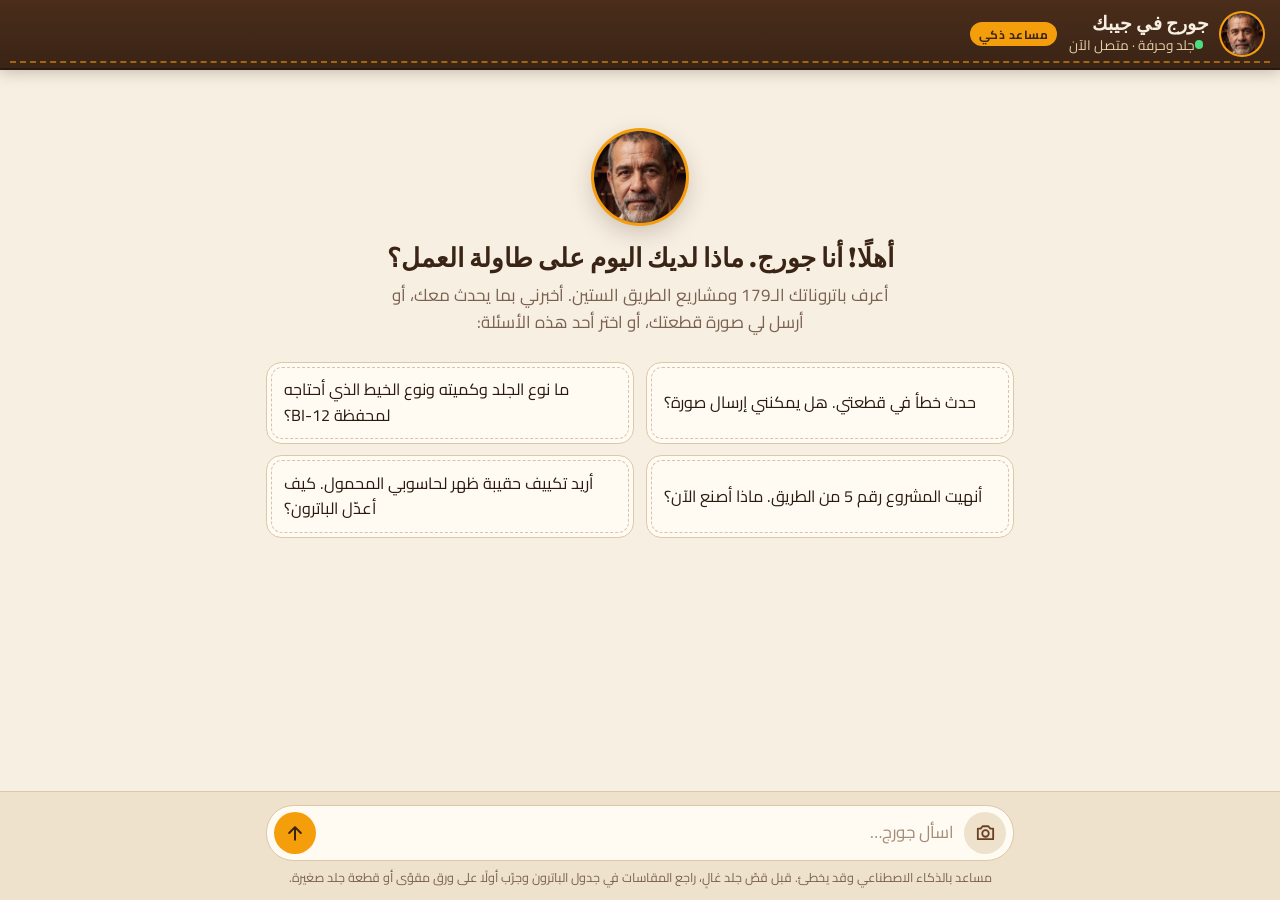
<file: ar/index.html>
<!doctype html>
<html lang="ar" dir="rtl">
<head>
<meta charset="utf-8">
<meta name="viewport" content="width=device-width, initial-scale=1, viewport-fit=cover">
<title>جورج في جيبك</title>
<meta name="description" content="مساعدك بالذكاء الاصطناعي من جلد وحرفة: يعرف باتروناتك الـ179 ويساعدك في الورشة.">
<meta name="robots" content="noindex">
<meta name="theme-color" content="#3a2416">
<meta name="apple-mobile-web-app-title" content="Jorge">
<meta name="apple-mobile-web-app-capable" content="yes">
<link rel="apple-touch-icon" href="jorge-icono.jpg">
<link rel="icon" href="jorge.png">
<link rel="preconnect" href="https://fonts.googleapis.com">
<link rel="preconnect" href="https://fonts.gstatic.com" crossorigin>
<link href="https://fonts.googleapis.com/css2?family=Fraunces:opsz,wght@9..144,600;9..144,700&family=Source+Sans+3:wght@400;600;700&display=swap" rel="stylesheet">
<link rel="stylesheet" href="estilos.css?v=1">
<link href="https://fonts.googleapis.com/css2?family=Cairo:wght@400;600;700&display=swap" rel="stylesheet">
<style>body,textarea,button{font-family:'Cairo','Source Sans 3',sans-serif}.contador{direction:rtl}</style>
</head>
<body>

<header class="cabecera">
  <div class="marca">
    <div class="avatar">
      <img src="jorge.png" alt="" onerror="this.remove()">
      <span class="iniciales">JG</span>
    </div>
    <div class="marca-texto">
      <h1>جورج في جيبك</h1>
      <p>جلد وحرفة · متصل الآن</p>
    </div>
    <span class="etiqueta">مساعد ذكي</span>
  </div>
  <div class="acciones">
    <div class="contador" id="contador" aria-live="polite"></div>
    <button type="button" class="nuevo" id="nuevo" hidden>محادثة جديدة</button>
  </div>
</header>

<main class="hilo" id="hilo" role="log" aria-live="polite" aria-label="المحادثة">

  <section class="bienvenida" id="bienvenida">
    <div class="avatar avatar-grande" aria-hidden="true">
      <img src="jorge.png" alt="" onerror="this.remove()">
      <span class="iniciales">JG</span>
    </div>
    <h2>أهلًا! أنا جورج. ماذا لديك اليوم على طاولة العمل؟</h2>
    <p class="bajada">
      أعرف باتروناتك الـ179 ومشاريع الطريق الستين. أخبرني بما يحدث معك،
      أو أرسل لي صورة قطعتك، أو اختر أحد هذه الأسئلة:
    </p>
    <div class="sugerencias">
      <button class="sugerencia" type="button">حدث خطأ في قطعتي. هل يمكنني إرسال صورة؟</button>
      <button class="sugerencia" type="button">ما نوع الجلد وكميته ونوع الخيط الذي أحتاجه لمحفظة BI-12؟</button>
      <button class="sugerencia" type="button">أنهيت المشروع رقم 5 من الطريق. ماذا أصنع الآن؟</button>
      <button class="sugerencia" type="button">أريد تكييف حقيبة ظهر لحاسوبي المحمول. كيف أعدّل الباترون؟</button>
    </div>
  </section>

</main>

<div class="pie">
  <div class="adjunto" id="adjunto" hidden>
    <img id="adjunto-img" alt="صورة للإرسال">
    <button type="button" id="quitar-foto" aria-label="إزالة الصورة">×</button>
  </div>
  <form class="compositor" id="compositor">
    <button type="button" id="foto" class="boton-foto" aria-label="التقاط صورة أو إرفاقها">
      <svg viewBox="0 0 24 24" width="23" height="23" aria-hidden="true">
        <path d="M4 8h3l2-2.5h6L17 8h3v11H4z" fill="none" stroke="currentColor"
              stroke-width="1.9" stroke-linejoin="round"/>
        <circle cx="12" cy="13" r="3.4" fill="none" stroke="currentColor" stroke-width="1.9"/>
      </svg>
    </button>
    <input type="file" id="archivo" accept="image/*" hidden>
    <textarea id="entrada" rows="1" placeholder="اسأل جورج…"
              enterkeyhint="send" autocomplete="off"
              aria-label="اسأل جورج"></textarea>
    <button type="submit" id="enviar" aria-label="إرسال">
      <svg viewBox="0 0 24 24" width="20" height="20" aria-hidden="true">
        <path d="M12 20V5M5 12l7-7 7 7" fill="none" stroke="currentColor"
              stroke-width="2.4" stroke-linecap="round" stroke-linejoin="round"/>
      </svg>
    </button>
  </form>
  <p class="aviso">
    مساعد بالذكاء الاصطناعي وقد يخطئ. قبل قصّ جلد غالٍ،
    راجع المقاسات في جدول الباترون وجرّب أولًا على ورق مقوّى أو قطعة جلد صغيرة.
  </p>
</div>

<script src="app.js?v=1"></script>
</body>
</html>
</file>
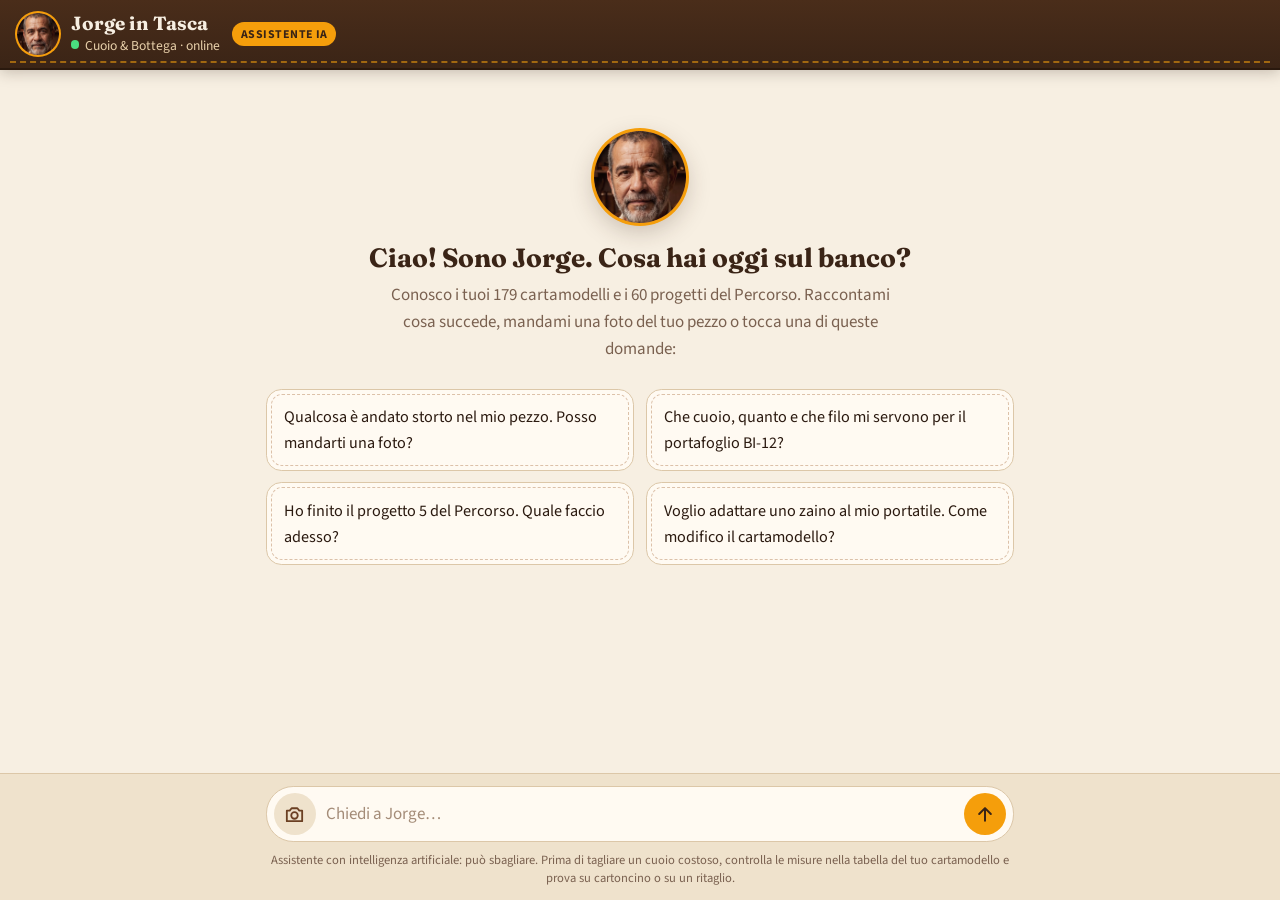
<file: it/index.html>
<!doctype html>
<html lang="it">
<head>
<meta charset="utf-8">
<meta name="viewport" content="width=device-width, initial-scale=1, viewport-fit=cover">
<title>Jorge in Tasca</title>
<meta name="description" content="Il tuo assistente con intelligenza artificiale di Cuoio & Bottega: conosce i tuoi 179 cartamodelli e ti aiuta in bottega.">
<meta name="robots" content="noindex">
<meta name="theme-color" content="#3a2416">
<meta name="apple-mobile-web-app-title" content="Jorge">
<meta name="apple-mobile-web-app-capable" content="yes">
<link rel="apple-touch-icon" href="jorge-icono.jpg">
<link rel="icon" href="jorge.png">
<link rel="preconnect" href="https://fonts.googleapis.com">
<link rel="preconnect" href="https://fonts.gstatic.com" crossorigin>
<link href="https://fonts.googleapis.com/css2?family=Fraunces:opsz,wght@9..144,600;9..144,700&family=Source+Sans+3:wght@400;600;700&display=swap" rel="stylesheet">
<link rel="stylesheet" href="estilos.css?v=1">
</head>
<body>

<header class="cabecera">
  <div class="marca">
    <div class="avatar">
      <img src="jorge.png" alt="" onerror="this.remove()">
      <span class="iniciales">JG</span>
    </div>
    <div class="marca-texto">
      <h1>Jorge in Tasca</h1>
      <p>Cuoio &amp; Bottega · online</p>
    </div>
    <span class="etiqueta">Assistente IA</span>
  </div>
  <div class="acciones">
    <div class="contador" id="contador" aria-live="polite"></div>
    <button type="button" class="nuevo" id="nuevo" hidden>Nuova conversazione</button>
  </div>
</header>

<main class="hilo" id="hilo" role="log" aria-live="polite" aria-label="Conversazione">

  <section class="bienvenida" id="bienvenida">
    <div class="avatar avatar-grande" aria-hidden="true">
      <img src="jorge.png" alt="" onerror="this.remove()">
      <span class="iniciales">JG</span>
    </div>
    <h2>Ciao! Sono Jorge. Cosa hai oggi sul banco?</h2>
    <p class="bajada">
      Conosco i tuoi 179 cartamodelli e i 60 progetti del Percorso. Raccontami cosa succede,
      mandami una foto del tuo pezzo o tocca una di queste domande:
    </p>
    <div class="sugerencias">
      <button class="sugerencia" type="button">Qualcosa è andato storto nel mio pezzo. Posso mandarti una foto?</button>
      <button class="sugerencia" type="button">Che cuoio, quanto e che filo mi servono per il portafoglio BI-12?</button>
      <button class="sugerencia" type="button">Ho finito il progetto 5 del Percorso. Quale faccio adesso?</button>
      <button class="sugerencia" type="button">Voglio adattare uno zaino al mio portatile. Come modifico il cartamodello?</button>
    </div>
  </section>

</main>

<div class="pie">
  <div class="adjunto" id="adjunto" hidden>
    <img id="adjunto-img" alt="Foto da inviare">
    <button type="button" id="quitar-foto" aria-label="Rimuovi foto">×</button>
  </div>
  <form class="compositor" id="compositor">
    <button type="button" id="foto" class="boton-foto" aria-label="Scatta o allega una foto">
      <svg viewBox="0 0 24 24" width="23" height="23" aria-hidden="true">
        <path d="M4 8h3l2-2.5h6L17 8h3v11H4z" fill="none" stroke="currentColor"
              stroke-width="1.9" stroke-linejoin="round"/>
        <circle cx="12" cy="13" r="3.4" fill="none" stroke="currentColor" stroke-width="1.9"/>
      </svg>
    </button>
    <input type="file" id="archivo" accept="image/*" hidden>
    <textarea id="entrada" rows="1" placeholder="Chiedi a Jorge…"
              enterkeyhint="send" autocomplete="off"
              aria-label="Chiedi a Jorge"></textarea>
    <button type="submit" id="enviar" aria-label="Invia">
      <svg viewBox="0 0 24 24" width="20" height="20" aria-hidden="true">
        <path d="M12 20V5M5 12l7-7 7 7" fill="none" stroke="currentColor"
              stroke-width="2.4" stroke-linecap="round" stroke-linejoin="round"/>
      </svg>
    </button>
  </form>
  <p class="aviso">
    Assistente con intelligenza artificiale: può sbagliare. Prima di tagliare un cuoio costoso,
    controlla le misure nella tabella del tuo cartamodello e prova su cartoncino o su un ritaglio.
  </p>
</div>

<script src="app.js?v=1"></script>
</body>
</html>
</file>
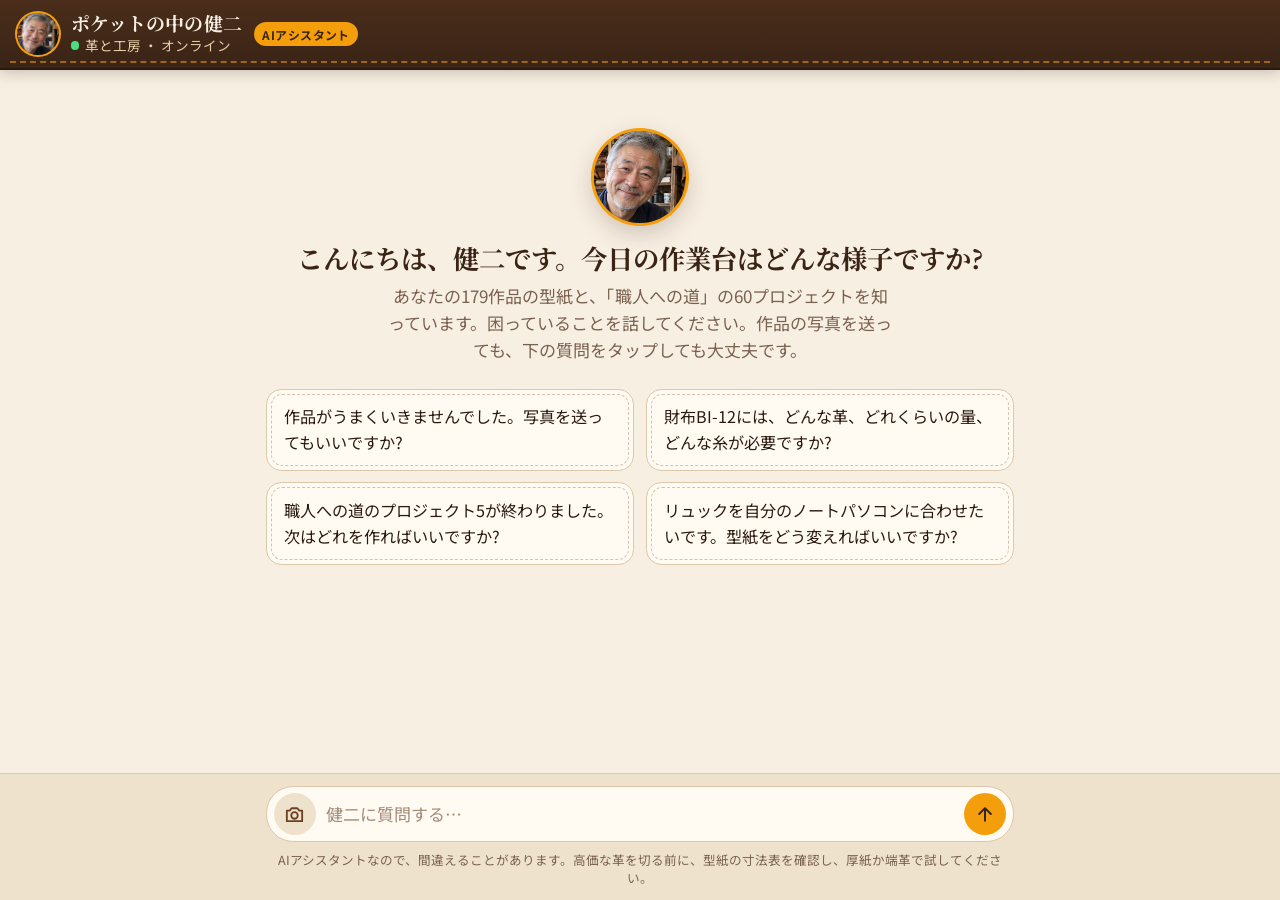
<file: ja/index.html>
<!doctype html>
<html lang="ja">
<head>
<meta charset="utf-8">
<meta name="viewport" content="width=device-width, initial-scale=1, viewport-fit=cover">
<title>ポケットの中の健二</title>
<meta name="description" content="革と工房のAIアシスタント。あなたの179作品の型紙を知っていて、作業台でのお悩みを一緒に解決します。">
<meta name="robots" content="noindex">
<meta name="theme-color" content="#3a2416">
<meta name="apple-mobile-web-app-title" content="健二">
<meta name="apple-mobile-web-app-capable" content="yes">
<link rel="apple-touch-icon" href="kenji-icono.jpg">
<link rel="icon" href="kenji.png">
<link rel="preconnect" href="https://fonts.googleapis.com">
<link rel="preconnect" href="https://fonts.gstatic.com" crossorigin>
<link href="https://fonts.googleapis.com/css2?family=Noto+Sans+JP:wght@400;500;700&family=Noto+Serif+JP:wght@600;700&display=swap" rel="stylesheet">
<link rel="stylesheet" href="estilos.css?v=2">
</head>
<body>

<header class="cabecera">
  <div class="marca">
    <div class="avatar">
      <img src="kenji.png" alt="" onerror="this.remove()">
      <span class="iniciales">健</span>
    </div>
    <div class="marca-texto">
      <h1>ポケットの中の健二</h1>
      <p>革と工房 ・ オンライン</p>
    </div>
    <span class="etiqueta">AIアシスタント</span>
  </div>
  <div class="acciones">
    <div class="contador" id="contador" aria-live="polite"></div>
    <button type="button" class="nuevo" id="nuevo" hidden>新しい会話</button>
  </div>
</header>

<main class="hilo" id="hilo" role="log" aria-live="polite" aria-label="会話">

  <section class="bienvenida" id="bienvenida">
    <div class="avatar avatar-grande" aria-hidden="true">
      <img src="kenji.png" alt="" onerror="this.remove()">
      <span class="iniciales">健</span>
    </div>
    <h2>こんにちは、健二です。今日の作業台はどんな様子ですか?</h2>
    <p class="bajada">
      あなたの179作品の型紙と、「職人への道」の60プロジェクトを知っています。困っていることを話してください。作品の写真を送っても、下の質問をタップしても大丈夫です。
    </p>
    <div class="sugerencias">
      <button class="sugerencia" type="button">作品がうまくいきませんでした。写真を送ってもいいですか?</button>
      <button class="sugerencia" type="button">財布BI-12には、どんな革、どれくらいの量、どんな糸が必要ですか?</button>
      <button class="sugerencia" type="button">職人への道のプロジェクト5が終わりました。次はどれを作ればいいですか?</button>
      <button class="sugerencia" type="button">リュックを自分のノートパソコンに合わせたいです。型紙をどう変えればいいですか?</button>
    </div>
  </section>

</main>

<div class="pie">
  <div class="adjunto" id="adjunto" hidden>
    <img id="adjunto-img" alt="送る写真">
    <button type="button" id="quitar-foto" aria-label="写真を外す">×</button>
  </div>
  <form class="compositor" id="compositor">
    <button type="button" id="foto" class="boton-foto" aria-label="写真を撮る・添付する">
      <svg viewBox="0 0 24 24" width="23" height="23" aria-hidden="true">
        <path d="M4 8h3l2-2.5h6L17 8h3v11H4z" fill="none" stroke="currentColor"
              stroke-width="1.9" stroke-linejoin="round"/>
        <circle cx="12" cy="13" r="3.4" fill="none" stroke="currentColor" stroke-width="1.9"/>
      </svg>
    </button>
    <input type="file" id="archivo" accept="image/*" hidden>
    <textarea id="entrada" rows="1" placeholder="健二に質問する…"
              enterkeyhint="send" autocomplete="off"
              aria-label="健二に質問する"></textarea>
    <button type="submit" id="enviar" aria-label="送信">
      <svg viewBox="0 0 24 24" width="20" height="20" aria-hidden="true">
        <path d="M12 20V5M5 12l7-7 7 7" fill="none" stroke="currentColor"
              stroke-width="2.4" stroke-linecap="round" stroke-linejoin="round"/>
      </svg>
    </button>
  </form>
  <p class="aviso">
    AIアシスタントなので、間違えることがあります。高価な革を切る前に、型紙の寸法表を確認し、厚紙か端革で試してください。
  </p>
</div>

<script src="app.js?v=2"></script>
</body>
</html>
</file>
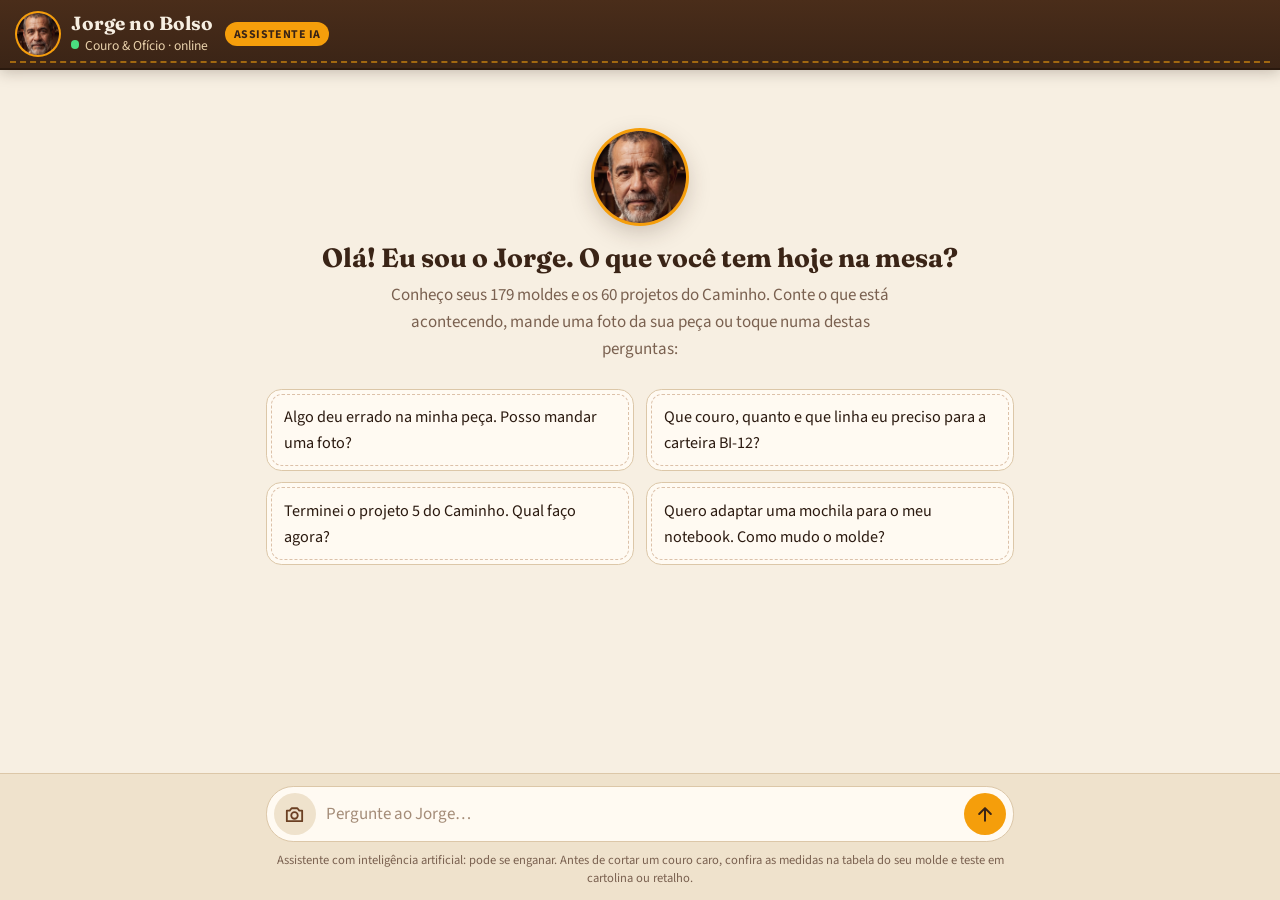
<file: pt/index.html>
<!doctype html>
<html lang="pt-BR">
<head>
<meta charset="utf-8">
<meta name="viewport" content="width=device-width, initial-scale=1, viewport-fit=cover">
<title>Jorge no Bolso</title>
<meta name="description" content="Seu assistente com inteligência artificial da Couro & Ofício: conhece seus 179 moldes e ajuda você no ateliê.">
<meta name="robots" content="noindex">
<meta name="theme-color" content="#3a2416">
<meta name="apple-mobile-web-app-title" content="Jorge">
<meta name="apple-mobile-web-app-capable" content="yes">
<link rel="apple-touch-icon" href="jorge-icono.jpg">
<link rel="icon" href="jorge.png">
<link rel="preconnect" href="https://fonts.googleapis.com">
<link rel="preconnect" href="https://fonts.gstatic.com" crossorigin>
<link href="https://fonts.googleapis.com/css2?family=Fraunces:opsz,wght@9..144,600;9..144,700&family=Source+Sans+3:wght@400;600;700&display=swap" rel="stylesheet">
<link rel="stylesheet" href="estilos.css?v=1">
</head>
<body>

<header class="cabecera">
  <div class="marca">
    <div class="avatar">
      <img src="jorge.png" alt="" onerror="this.remove()">
      <span class="iniciales">JG</span>
    </div>
    <div class="marca-texto">
      <h1>Jorge no Bolso</h1>
      <p>Couro &amp; Ofício · online</p>
    </div>
    <span class="etiqueta">Assistente IA</span>
  </div>
  <div class="acciones">
    <div class="contador" id="contador" aria-live="polite"></div>
    <button type="button" class="nuevo" id="nuevo" hidden>Nova conversa</button>
  </div>
</header>

<main class="hilo" id="hilo" role="log" aria-live="polite" aria-label="Conversa">

  <section class="bienvenida" id="bienvenida">
    <div class="avatar avatar-grande" aria-hidden="true">
      <img src="jorge.png" alt="" onerror="this.remove()">
      <span class="iniciales">JG</span>
    </div>
    <h2>Olá! Eu sou o Jorge. O que você tem hoje na mesa?</h2>
    <p class="bajada">
      Conheço seus 179 moldes e os 60 projetos do Caminho. Conte o que está acontecendo,
      mande uma foto da sua peça ou toque numa destas perguntas:
    </p>
    <div class="sugerencias">
      <button class="sugerencia" type="button">Algo deu errado na minha peça. Posso mandar uma foto?</button>
      <button class="sugerencia" type="button">Que couro, quanto e que linha eu preciso para a carteira BI-12?</button>
      <button class="sugerencia" type="button">Terminei o projeto 5 do Caminho. Qual faço agora?</button>
      <button class="sugerencia" type="button">Quero adaptar uma mochila para o meu notebook. Como mudo o molde?</button>
    </div>
  </section>

</main>

<div class="pie">
  <div class="adjunto" id="adjunto" hidden>
    <img id="adjunto-img" alt="Foto para enviar">
    <button type="button" id="quitar-foto" aria-label="Remover foto">×</button>
  </div>
  <form class="compositor" id="compositor">
    <button type="button" id="foto" class="boton-foto" aria-label="Tirar ou anexar uma foto">
      <svg viewBox="0 0 24 24" width="23" height="23" aria-hidden="true">
        <path d="M4 8h3l2-2.5h6L17 8h3v11H4z" fill="none" stroke="currentColor"
              stroke-width="1.9" stroke-linejoin="round"/>
        <circle cx="12" cy="13" r="3.4" fill="none" stroke="currentColor" stroke-width="1.9"/>
      </svg>
    </button>
    <input type="file" id="archivo" accept="image/*" hidden>
    <textarea id="entrada" rows="1" placeholder="Pergunte ao Jorge…"
              enterkeyhint="send" autocomplete="off"
              aria-label="Pergunte ao Jorge"></textarea>
    <button type="submit" id="enviar" aria-label="Enviar">
      <svg viewBox="0 0 24 24" width="20" height="20" aria-hidden="true">
        <path d="M12 20V5M5 12l7-7 7 7" fill="none" stroke="currentColor"
              stroke-width="2.4" stroke-linecap="round" stroke-linejoin="round"/>
      </svg>
    </button>
  </form>
  <p class="aviso">
    Assistente com inteligência artificial: pode se enganar. Antes de cortar um couro caro,
    confira as medidas na tabela do seu molde e teste em cartolina ou retalho.
  </p>
</div>

<script src="app.js?v=1"></script>
</body>
</html>
</file>
<file: ar/estilos.css>
/* «Jorge en tu Bolsillo» — estética de taller de cuero (marrones, crema y ámbar).
   Misma disposición que el Nähmentor. Letra grande a propósito: se lee en el celular. */

:root {
  --cuero-oscuro: #3a2416;
  --cuero:        #6b3f22;
  --cuero-claro:  #a86b3c;
  --crema:        #f7efe2;
  --crema-2:      #efe2cc;
  --papel:        #fffaf2;
  --burbuja:      #ead6b8;
  --texto:        #2b1a10;
  --texto-tenue:  #7a6150;
  --borde:        #dcc7a8;
  --ambar:        #F59E0B;
  --ambar-osc:    #b45309;
  --ancho:        44rem;
}

* { box-sizing: border-box; }

html, body {
  margin: 0; height: 100%;
  background: var(--crema); color: var(--texto);
  font-family: "Source Sans 3", ui-sans-serif, -apple-system, "Segoe UI", Roboto, Helvetica, Arial, sans-serif;
  font-size: 17px; line-height: 1.6;
  -webkit-text-size-adjust: 100%;
}
body { display: flex; flex-direction: column; }
:focus-visible { outline: 2px solid var(--ambar); outline-offset: 2px; border-radius: 6px; }
[hidden] { display: none !important; }

/* ── Cabecera: franja de cuero con pespunte ──────────────────────────── */
.cabecera {
  display: flex; align-items: center; justify-content: space-between; gap: .75rem;
  padding: .7rem 1rem; position: sticky; top: 0; z-index: 10;
  background: linear-gradient(180deg, #4a2d1a, var(--cuero-oscuro));
  color: var(--crema);
  box-shadow: 0 2px 0 #2a190e, 0 4px 14px rgba(43, 26, 16, .25);
}
.cabecera::after {               /* pespunte ámbar */
  content: ""; position: absolute; left: 10px; right: 10px; bottom: 5px;
  border-bottom: 2px dashed rgba(245, 158, 11, .55);
}
.marca { display: flex; align-items: center; gap: .7rem; min-width: 0; }
.marca-texto { min-width: 0; }
.marca-texto h1 {
  margin: 0; font-family: "Fraunces", Georgia, serif; font-size: 1.12rem; font-weight: 700;
  letter-spacing: .005em; line-height: 1.2;
}
.marca-texto p { margin: 0; font-size: .8rem; color: #e7cfa9; white-space: nowrap; }
.marca-texto p::before {
  content: ""; display: inline-block; width: .5rem; height: .5rem; border-radius: 50%;
  background: #4ade80; margin-right: .35rem; vertical-align: .05rem;
}

.avatar {
  width: 42px; height: 42px; flex: 0 0 42px; border-radius: 50%;
  background: var(--cuero-claro); color: #fff; overflow: hidden;
  display: grid; place-items: center; font-weight: 700; font-size: .85rem;
  box-shadow: 0 0 0 2px var(--ambar);
}
.avatar img { width: 100%; height: 100%; object-fit: cover; grid-area: 1/1; }
.avatar .iniciales { grid-area: 1/1; }
.avatar img + .iniciales { display: none; }
.avatar-grande { width: 92px; height: 92px; flex-basis: 92px; font-size: 1.4rem; margin-inline: auto;
                 box-shadow: 0 0 0 3px var(--ambar), 0 8px 24px rgba(58, 36, 22, .25); }

.etiqueta {
  font-size: .7rem; font-weight: 700; letter-spacing: .04em; text-transform: uppercase;
  color: var(--cuero-oscuro); background: var(--ambar);
  padding: .16rem .5rem; border-radius: 999px; white-space: nowrap;
}
.acciones { display: flex; align-items: center; gap: .6rem; }
.contador { font-size: .78rem; color: #e7cfa9; white-space: nowrap; }
.contador.pocas { color: var(--ambar); font-weight: 700; }
.nuevo {
  font: inherit; font-size: .8rem; font-weight: 600; color: var(--crema);
  background: transparent; border: 1px solid rgba(247, 239, 226, .45); border-radius: 999px;
  padding: .3rem .8rem; cursor: pointer; white-space: nowrap;
}
.nuevo:hover { background: rgba(247, 239, 226, .1); }

/* ── Conversación ─────────────────────────────────────────────────────── */
.hilo { flex: 1; overflow-y: auto; padding: 1.5rem 1rem 1rem; }
.hilo > * { max-width: var(--ancho); margin-inline: auto; }

.mensaje { display: flex; margin-bottom: 1.3rem; gap: .6rem; }
.mensaje.de-usuario { justify-content: flex-end; }
.mensaje .texto { max-width: 85%; overflow-wrap: anywhere; }
.mensaje.de-usuario .texto {
  background: var(--burbuja); padding: .7rem 1rem; border-radius: 1.2rem 1.2rem .3rem 1.2rem;
}
.mensaje.de-asistente .texto {
  max-width: calc(100% - 42px);
  background: var(--papel); border: 1px solid var(--borde);
  padding: .8rem 1rem; border-radius: .3rem 1.2rem 1.2rem 1.2rem;
  box-shadow: 0 1px 2px rgba(58, 36, 22, .06);
}
.mensaje.de-asistente::before {          /* mini avatar al lado de cada respuesta */
  content: ""; flex: 0 0 32px; height: 32px; border-radius: 50%;
  background: var(--cuero-claro) url("jorge.png") center / cover;
  box-shadow: 0 0 0 1.5px var(--ambar);
}
.mensaje .texto > *:first-child { margin-top: 0; }
.mensaje .texto > *:last-child  { margin-bottom: 0; }
.mensaje p  { margin: 0 0 .75rem; }
.mensaje ul, .mensaje ol { margin: 0 0 .75rem; padding-left: 1.35rem; }
.mensaje li { margin-bottom: .3rem; }
.mensaje li::marker { color: var(--cuero-claro); font-weight: 700; }
.mensaje strong { color: var(--cuero); }
.mensaje code {
  background: var(--crema-2); border: 1px solid var(--borde);
  padding: .05rem .35rem; border-radius: 5px; font-size: .9em;
}
.mensaje.es-error .texto {
  background: #fff6e5; border: 1px dashed var(--ambar); color: #6b3a0c; font-size: .97rem;
}

.puntitos { display: inline-flex; gap: .3rem; padding: .35rem 0; }
.puntitos i {
  width: .5rem; height: .5rem; border-radius: 50%; background: var(--cuero-claro);
  animation: latir 1.3s infinite ease-in-out both;
}
.puntitos i:nth-child(2) { animation-delay: .16s; }
.puntitos i:nth-child(3) { animation-delay: .32s; }
@keyframes latir { 0%, 80%, 100% { opacity: .25; } 40% { opacity: 1; } }
@media (prefers-reduced-motion: reduce) { .puntitos i { animation: none; opacity: .55; } }

/* ── Bienvenida ───────────────────────────────────────────────────────── */
.bienvenida { text-align: center; padding: 2.2rem 0 1rem; }
.bienvenida h2 {
  margin: 1.1rem 0 .4rem; font-family: "Fraunces", Georgia, serif;
  font-size: 1.55rem; line-height: 1.25; color: var(--cuero-oscuro);
}
.bienvenida .bajada { margin: 0 auto 1.5rem; color: var(--texto-tenue); max-width: 30rem; }
.sugerencias { display: grid; grid-template-columns: 1fr 1fr; gap: .65rem; }
.sugerencia {                             /* tarjetas con pespunte */
  font: inherit; font-size: .95rem; text-align: left; color: var(--texto);
  background: var(--papel); border: 1px solid var(--borde); border-radius: .9rem;
  padding: .85rem 1rem; cursor: pointer; position: relative;
  transition: border-color .12s, transform .12s;
}
.sugerencia::before {
  content: ""; position: absolute; inset: 4px; border: 1.5px dashed rgba(168, 107, 60, .4);
  border-radius: .65rem; pointer-events: none;
}
.sugerencia:hover { border-color: var(--ambar); transform: translateY(-1px); }

/* ── Compositor ───────────────────────────────────────────────────────── */
.pie {
  border-top: 1px solid var(--borde); background: var(--crema-2);
  padding: .75rem 1rem calc(.75rem + env(safe-area-inset-bottom));
}
.compositor {
  max-width: var(--ancho); margin: 0 auto .5rem; display: flex; align-items: flex-end;
  gap: .4rem; border: 1.5px solid var(--borde); border-radius: 1.6rem;
  padding: .35rem .4rem; background: var(--papel);
}
.compositor:focus-within { border-color: var(--ambar); }
#entrada {
  flex: 1; border: 0; outline: 0; resize: none; background: transparent;
  font: inherit; color: inherit; padding: .5rem .2rem; max-height: 10rem; line-height: 1.45;
}
#entrada::placeholder { color: #a48c78; }
.boton-foto {
  flex: 0 0 auto; width: 42px; height: 42px; border: 0; border-radius: 50%;
  background: var(--crema-2); color: var(--cuero); cursor: pointer;
  display: grid; place-items: center;
}
.boton-foto:hover { background: var(--burbuja); }
.boton-foto:disabled { opacity: .35; cursor: default; }
#enviar {
  flex: 0 0 auto; width: 42px; height: 42px; border: 0; border-radius: 50%;
  background: var(--ambar); color: var(--cuero-oscuro); cursor: pointer;
  display: grid; place-items: center; transition: opacity .12s;
}
#enviar:disabled { opacity: .35; cursor: default; }

.adjunto { max-width: var(--ancho); margin: 0 auto .5rem; position: relative; width: fit-content; }
.adjunto img {
  display: block; max-height: 90px; max-width: 140px; border-radius: .7rem;
  border: 2px solid var(--ambar); object-fit: cover;
}
#quitar-foto {
  position: absolute; top: -9px; right: -9px; width: 28px; height: 28px;
  border-radius: 50%; border: 0; background: var(--cuero-oscuro); color: var(--crema);
  font-size: 1.05rem; line-height: 1; cursor: pointer;
}
.mensaje .foto-enviada {
  display: block; max-width: 220px; max-height: 260px; border-radius: .8rem;
  margin-bottom: .5rem; object-fit: cover;
}
.mensaje .foto-nota { font-size: .85rem; color: var(--texto-tenue); margin-bottom: .3rem; }

.aviso {
  max-width: var(--ancho); margin: 0 auto; text-align: center;
  font-size: .74rem; line-height: 1.45; color: var(--texto-tenue);
}

/* ── Celular ──────────────────────────────────────────────────────────── */
@media (max-width: 520px) {
  html, body { font-size: 16px; }
  .cabecera { padding: .6rem .8rem .75rem; }
  .etiqueta { display: none; }
  .marca-texto h1 { font-size: 1.02rem; }
  .contador { font-size: .72rem; white-space: normal; text-align: right; max-width: 7.5rem; line-height: 1.25; }
  .sugerencias { grid-template-columns: 1fr; }
  .bienvenida { padding-top: 1.4rem; }
  .bienvenida h2 { font-size: 1.32rem; }
  .avatar-grande { width: 80px; height: 80px; flex-basis: 80px; }
  .hilo { padding: 1rem .8rem; }
  .mensaje.de-asistente::before { flex-basis: 26px; height: 26px; }
  .mensaje.de-asistente .texto { max-width: calc(100% - 34px); }
  .pie { padding-left: .7rem; padding-right: .7rem; }
}
</file>
<file: it/estilos.css>
/* «Jorge en tu Bolsillo» — estética de taller de cuero (marrones, crema y ámbar).
   Misma disposición que el Nähmentor. Letra grande a propósito: se lee en el celular. */

:root {
  --cuero-oscuro: #3a2416;
  --cuero:        #6b3f22;
  --cuero-claro:  #a86b3c;
  --crema:        #f7efe2;
  --crema-2:      #efe2cc;
  --papel:        #fffaf2;
  --burbuja:      #ead6b8;
  --texto:        #2b1a10;
  --texto-tenue:  #7a6150;
  --borde:        #dcc7a8;
  --ambar:        #F59E0B;
  --ambar-osc:    #b45309;
  --ancho:        44rem;
}

* { box-sizing: border-box; }

html, body {
  margin: 0; height: 100%;
  background: var(--crema); color: var(--texto);
  font-family: "Source Sans 3", ui-sans-serif, -apple-system, "Segoe UI", Roboto, Helvetica, Arial, sans-serif;
  font-size: 17px; line-height: 1.6;
  -webkit-text-size-adjust: 100%;
}
body { display: flex; flex-direction: column; }
:focus-visible { outline: 2px solid var(--ambar); outline-offset: 2px; border-radius: 6px; }
[hidden] { display: none !important; }

/* ── Cabecera: franja de cuero con pespunte ──────────────────────────── */
.cabecera {
  display: flex; align-items: center; justify-content: space-between; gap: .75rem;
  padding: .7rem 1rem; position: sticky; top: 0; z-index: 10;
  background: linear-gradient(180deg, #4a2d1a, var(--cuero-oscuro));
  color: var(--crema);
  box-shadow: 0 2px 0 #2a190e, 0 4px 14px rgba(43, 26, 16, .25);
}
.cabecera::after {               /* pespunte ámbar */
  content: ""; position: absolute; left: 10px; right: 10px; bottom: 5px;
  border-bottom: 2px dashed rgba(245, 158, 11, .55);
}
.marca { display: flex; align-items: center; gap: .7rem; min-width: 0; }
.marca-texto { min-width: 0; }
.marca-texto h1 {
  margin: 0; font-family: "Fraunces", Georgia, serif; font-size: 1.12rem; font-weight: 700;
  letter-spacing: .005em; line-height: 1.2;
}
.marca-texto p { margin: 0; font-size: .8rem; color: #e7cfa9; white-space: nowrap; }
.marca-texto p::before {
  content: ""; display: inline-block; width: .5rem; height: .5rem; border-radius: 50%;
  background: #4ade80; margin-right: .35rem; vertical-align: .05rem;
}

.avatar {
  width: 42px; height: 42px; flex: 0 0 42px; border-radius: 50%;
  background: var(--cuero-claro); color: #fff; overflow: hidden;
  display: grid; place-items: center; font-weight: 700; font-size: .85rem;
  box-shadow: 0 0 0 2px var(--ambar);
}
.avatar img { width: 100%; height: 100%; object-fit: cover; grid-area: 1/1; }
.avatar .iniciales { grid-area: 1/1; }
.avatar img + .iniciales { display: none; }
.avatar-grande { width: 92px; height: 92px; flex-basis: 92px; font-size: 1.4rem; margin-inline: auto;
                 box-shadow: 0 0 0 3px var(--ambar), 0 8px 24px rgba(58, 36, 22, .25); }

.etiqueta {
  font-size: .7rem; font-weight: 700; letter-spacing: .04em; text-transform: uppercase;
  color: var(--cuero-oscuro); background: var(--ambar);
  padding: .16rem .5rem; border-radius: 999px; white-space: nowrap;
}
.acciones { display: flex; align-items: center; gap: .6rem; }
.contador { font-size: .78rem; color: #e7cfa9; white-space: nowrap; }
.contador.pocas { color: var(--ambar); font-weight: 700; }
.nuevo {
  font: inherit; font-size: .8rem; font-weight: 600; color: var(--crema);
  background: transparent; border: 1px solid rgba(247, 239, 226, .45); border-radius: 999px;
  padding: .3rem .8rem; cursor: pointer; white-space: nowrap;
}
.nuevo:hover { background: rgba(247, 239, 226, .1); }

/* ── Conversación ─────────────────────────────────────────────────────── */
.hilo { flex: 1; overflow-y: auto; padding: 1.5rem 1rem 1rem; }
.hilo > * { max-width: var(--ancho); margin-inline: auto; }

.mensaje { display: flex; margin-bottom: 1.3rem; gap: .6rem; }
.mensaje.de-usuario { justify-content: flex-end; }
.mensaje .texto { max-width: 85%; overflow-wrap: anywhere; }
.mensaje.de-usuario .texto {
  background: var(--burbuja); padding: .7rem 1rem; border-radius: 1.2rem 1.2rem .3rem 1.2rem;
}
.mensaje.de-asistente .texto {
  max-width: calc(100% - 42px);
  background: var(--papel); border: 1px solid var(--borde);
  padding: .8rem 1rem; border-radius: .3rem 1.2rem 1.2rem 1.2rem;
  box-shadow: 0 1px 2px rgba(58, 36, 22, .06);
}
.mensaje.de-asistente::before {          /* mini avatar al lado de cada respuesta */
  content: ""; flex: 0 0 32px; height: 32px; border-radius: 50%;
  background: var(--cuero-claro) url("jorge.png") center / cover;
  box-shadow: 0 0 0 1.5px var(--ambar);
}
.mensaje .texto > *:first-child { margin-top: 0; }
.mensaje .texto > *:last-child  { margin-bottom: 0; }
.mensaje p  { margin: 0 0 .75rem; }
.mensaje ul, .mensaje ol { margin: 0 0 .75rem; padding-left: 1.35rem; }
.mensaje li { margin-bottom: .3rem; }
.mensaje li::marker { color: var(--cuero-claro); font-weight: 700; }
.mensaje strong { color: var(--cuero); }
.mensaje code {
  background: var(--crema-2); border: 1px solid var(--borde);
  padding: .05rem .35rem; border-radius: 5px; font-size: .9em;
}
.mensaje.es-error .texto {
  background: #fff6e5; border: 1px dashed var(--ambar); color: #6b3a0c; font-size: .97rem;
}

.puntitos { display: inline-flex; gap: .3rem; padding: .35rem 0; }
.puntitos i {
  width: .5rem; height: .5rem; border-radius: 50%; background: var(--cuero-claro);
  animation: latir 1.3s infinite ease-in-out both;
}
.puntitos i:nth-child(2) { animation-delay: .16s; }
.puntitos i:nth-child(3) { animation-delay: .32s; }
@keyframes latir { 0%, 80%, 100% { opacity: .25; } 40% { opacity: 1; } }
@media (prefers-reduced-motion: reduce) { .puntitos i { animation: none; opacity: .55; } }

/* ── Bienvenida ───────────────────────────────────────────────────────── */
.bienvenida { text-align: center; padding: 2.2rem 0 1rem; }
.bienvenida h2 {
  margin: 1.1rem 0 .4rem; font-family: "Fraunces", Georgia, serif;
  font-size: 1.55rem; line-height: 1.25; color: var(--cuero-oscuro);
}
.bienvenida .bajada { margin: 0 auto 1.5rem; color: var(--texto-tenue); max-width: 30rem; }
.sugerencias { display: grid; grid-template-columns: 1fr 1fr; gap: .65rem; }
.sugerencia {                             /* tarjetas con pespunte */
  font: inherit; font-size: .95rem; text-align: left; color: var(--texto);
  background: var(--papel); border: 1px solid var(--borde); border-radius: .9rem;
  padding: .85rem 1rem; cursor: pointer; position: relative;
  transition: border-color .12s, transform .12s;
}
.sugerencia::before {
  content: ""; position: absolute; inset: 4px; border: 1.5px dashed rgba(168, 107, 60, .4);
  border-radius: .65rem; pointer-events: none;
}
.sugerencia:hover { border-color: var(--ambar); transform: translateY(-1px); }

/* ── Compositor ───────────────────────────────────────────────────────── */
.pie {
  border-top: 1px solid var(--borde); background: var(--crema-2);
  padding: .75rem 1rem calc(.75rem + env(safe-area-inset-bottom));
}
.compositor {
  max-width: var(--ancho); margin: 0 auto .5rem; display: flex; align-items: flex-end;
  gap: .4rem; border: 1.5px solid var(--borde); border-radius: 1.6rem;
  padding: .35rem .4rem; background: var(--papel);
}
.compositor:focus-within { border-color: var(--ambar); }
#entrada {
  flex: 1; border: 0; outline: 0; resize: none; background: transparent;
  font: inherit; color: inherit; padding: .5rem .2rem; max-height: 10rem; line-height: 1.45;
}
#entrada::placeholder { color: #a48c78; }
.boton-foto {
  flex: 0 0 auto; width: 42px; height: 42px; border: 0; border-radius: 50%;
  background: var(--crema-2); color: var(--cuero); cursor: pointer;
  display: grid; place-items: center;
}
.boton-foto:hover { background: var(--burbuja); }
.boton-foto:disabled { opacity: .35; cursor: default; }
#enviar {
  flex: 0 0 auto; width: 42px; height: 42px; border: 0; border-radius: 50%;
  background: var(--ambar); color: var(--cuero-oscuro); cursor: pointer;
  display: grid; place-items: center; transition: opacity .12s;
}
#enviar:disabled { opacity: .35; cursor: default; }

.adjunto { max-width: var(--ancho); margin: 0 auto .5rem; position: relative; width: fit-content; }
.adjunto img {
  display: block; max-height: 90px; max-width: 140px; border-radius: .7rem;
  border: 2px solid var(--ambar); object-fit: cover;
}
#quitar-foto {
  position: absolute; top: -9px; right: -9px; width: 28px; height: 28px;
  border-radius: 50%; border: 0; background: var(--cuero-oscuro); color: var(--crema);
  font-size: 1.05rem; line-height: 1; cursor: pointer;
}
.mensaje .foto-enviada {
  display: block; max-width: 220px; max-height: 260px; border-radius: .8rem;
  margin-bottom: .5rem; object-fit: cover;
}
.mensaje .foto-nota { font-size: .85rem; color: var(--texto-tenue); margin-bottom: .3rem; }

.aviso {
  max-width: var(--ancho); margin: 0 auto; text-align: center;
  font-size: .74rem; line-height: 1.45; color: var(--texto-tenue);
}

/* ── Celular ──────────────────────────────────────────────────────────── */
@media (max-width: 520px) {
  html, body { font-size: 16px; }
  .cabecera { padding: .6rem .8rem .75rem; }
  .etiqueta { display: none; }
  .marca-texto h1 { font-size: 1.02rem; }
  .contador { font-size: .72rem; white-space: normal; text-align: right; max-width: 7.5rem; line-height: 1.25; }
  .sugerencias { grid-template-columns: 1fr; }
  .bienvenida { padding-top: 1.4rem; }
  .bienvenida h2 { font-size: 1.32rem; }
  .avatar-grande { width: 80px; height: 80px; flex-basis: 80px; }
  .hilo { padding: 1rem .8rem; }
  .mensaje.de-asistente::before { flex-basis: 26px; height: 26px; }
  .mensaje.de-asistente .texto { max-width: calc(100% - 34px); }
  .pie { padding-left: .7rem; padding-right: .7rem; }
}
</file>
<file: ja/estilos.css>
/* «Jorge en tu Bolsillo» — estética de taller de cuero (marrones, crema y ámbar).
   Misma disposición que el Nähmentor. Letra grande a propósito: se lee en el celular. */

:root {
  --cuero-oscuro: #3a2416;
  --cuero:        #6b3f22;
  --cuero-claro:  #a86b3c;
  --crema:        #f7efe2;
  --crema-2:      #efe2cc;
  --papel:        #fffaf2;
  --burbuja:      #ead6b8;
  --texto:        #2b1a10;
  --texto-tenue:  #7a6150;
  --borde:        #dcc7a8;
  --ambar:        #F59E0B;
  --ambar-osc:    #b45309;
  --ancho:        44rem;
}

* { box-sizing: border-box; }

html, body {
  margin: 0; height: 100%;
  background: var(--crema); color: var(--texto);
  font-family: "Noto Sans JP", "Hiragino Sans", ui-sans-serif, -apple-system, "Segoe UI", Roboto, Helvetica, Arial, sans-serif;
  font-size: 17px; line-height: 1.6;
  -webkit-text-size-adjust: 100%;
}
body { display: flex; flex-direction: column; }
:focus-visible { outline: 2px solid var(--ambar); outline-offset: 2px; border-radius: 6px; }
[hidden] { display: none !important; }

/* ── Cabecera: franja de cuero con pespunte ──────────────────────────── */
.cabecera {
  display: flex; align-items: center; justify-content: space-between; gap: .75rem;
  padding: .7rem 1rem; position: sticky; top: 0; z-index: 10;
  background: linear-gradient(180deg, #4a2d1a, var(--cuero-oscuro));
  color: var(--crema);
  box-shadow: 0 2px 0 #2a190e, 0 4px 14px rgba(43, 26, 16, .25);
}
.cabecera::after {               /* pespunte ámbar */
  content: ""; position: absolute; left: 10px; right: 10px; bottom: 5px;
  border-bottom: 2px dashed rgba(245, 158, 11, .55);
}
.marca { display: flex; align-items: center; gap: .7rem; min-width: 0; }
.marca-texto { min-width: 0; }
.marca-texto h1 {
  margin: 0; font-family: "Noto Serif JP", "Hiragino Mincho ProN", serif; font-size: 1.12rem; font-weight: 700;
  letter-spacing: .005em; line-height: 1.2;
}
.marca-texto p { margin: 0; font-size: .8rem; color: #e7cfa9; white-space: nowrap; }
.marca-texto p::before {
  content: ""; display: inline-block; width: .5rem; height: .5rem; border-radius: 50%;
  background: #4ade80; margin-right: .35rem; vertical-align: .05rem;
}

.avatar {
  width: 42px; height: 42px; flex: 0 0 42px; border-radius: 50%;
  background: var(--cuero-claro); color: #fff; overflow: hidden;
  display: grid; place-items: center; font-weight: 700; font-size: .85rem;
  box-shadow: 0 0 0 2px var(--ambar);
}
.avatar img { width: 100%; height: 100%; object-fit: cover; grid-area: 1/1; }
.avatar .iniciales { grid-area: 1/1; }
.avatar img + .iniciales { display: none; }
.avatar-grande { width: 92px; height: 92px; flex-basis: 92px; font-size: 1.4rem; margin-inline: auto;
                 box-shadow: 0 0 0 3px var(--ambar), 0 8px 24px rgba(58, 36, 22, .25); }

.etiqueta {
  font-size: .7rem; font-weight: 700; letter-spacing: .04em; text-transform: uppercase;
  color: var(--cuero-oscuro); background: var(--ambar);
  padding: .16rem .5rem; border-radius: 999px; white-space: nowrap;
}
.acciones { display: flex; align-items: center; gap: .6rem; }
.contador { font-size: .78rem; color: #e7cfa9; white-space: nowrap; }
.contador.pocas { color: var(--ambar); font-weight: 700; }
.nuevo {
  font: inherit; font-size: .8rem; font-weight: 600; color: var(--crema);
  background: transparent; border: 1px solid rgba(247, 239, 226, .45); border-radius: 999px;
  padding: .3rem .8rem; cursor: pointer; white-space: nowrap;
}
.nuevo:hover { background: rgba(247, 239, 226, .1); }

/* ── Conversación ─────────────────────────────────────────────────────── */
.hilo { flex: 1; overflow-y: auto; padding: 1.5rem 1rem 1rem; }
.hilo > * { max-width: var(--ancho); margin-inline: auto; }

.mensaje { display: flex; margin-bottom: 1.3rem; gap: .6rem; }
.mensaje.de-usuario { justify-content: flex-end; }
.mensaje .texto { max-width: 85%; overflow-wrap: anywhere; }
.mensaje.de-usuario .texto {
  background: var(--burbuja); padding: .7rem 1rem; border-radius: 1.2rem 1.2rem .3rem 1.2rem;
}
.mensaje.de-asistente .texto {
  max-width: calc(100% - 42px);
  background: var(--papel); border: 1px solid var(--borde);
  padding: .8rem 1rem; border-radius: .3rem 1.2rem 1.2rem 1.2rem;
  box-shadow: 0 1px 2px rgba(58, 36, 22, .06);
}
.mensaje.de-asistente::before {          /* mini avatar al lado de cada respuesta */
  content: ""; flex: 0 0 32px; height: 32px; border-radius: 50%;
  background: var(--cuero-claro) url("jorge.png") center / cover;
  box-shadow: 0 0 0 1.5px var(--ambar);
}
.mensaje .texto > *:first-child { margin-top: 0; }
.mensaje .texto > *:last-child  { margin-bottom: 0; }
.mensaje p  { margin: 0 0 .75rem; }
.mensaje ul, .mensaje ol { margin: 0 0 .75rem; padding-left: 1.35rem; }
.mensaje li { margin-bottom: .3rem; }
.mensaje li::marker { color: var(--cuero-claro); font-weight: 700; }
.mensaje strong { color: var(--cuero); }
.mensaje code {
  background: var(--crema-2); border: 1px solid var(--borde);
  padding: .05rem .35rem; border-radius: 5px; font-size: .9em;
}
.mensaje.es-error .texto {
  background: #fff6e5; border: 1px dashed var(--ambar); color: #6b3a0c; font-size: .97rem;
}

.puntitos { display: inline-flex; gap: .3rem; padding: .35rem 0; }
.puntitos i {
  width: .5rem; height: .5rem; border-radius: 50%; background: var(--cuero-claro);
  animation: latir 1.3s infinite ease-in-out both;
}
.puntitos i:nth-child(2) { animation-delay: .16s; }
.puntitos i:nth-child(3) { animation-delay: .32s; }
@keyframes latir { 0%, 80%, 100% { opacity: .25; } 40% { opacity: 1; } }
@media (prefers-reduced-motion: reduce) { .puntitos i { animation: none; opacity: .55; } }

/* ── Bienvenida ───────────────────────────────────────────────────────── */
.bienvenida { text-align: center; padding: 2.2rem 0 1rem; }
.bienvenida h2 {
  margin: 1.1rem 0 .4rem; font-family: "Noto Serif JP", "Hiragino Mincho ProN", serif;
  font-size: 1.55rem; line-height: 1.25; color: var(--cuero-oscuro);
}
.bienvenida .bajada { margin: 0 auto 1.5rem; color: var(--texto-tenue); max-width: 30rem; }
.sugerencias { display: grid; grid-template-columns: 1fr 1fr; gap: .65rem; }
.sugerencia {                             /* tarjetas con pespunte */
  font: inherit; font-size: .95rem; text-align: left; color: var(--texto);
  background: var(--papel); border: 1px solid var(--borde); border-radius: .9rem;
  padding: .85rem 1rem; cursor: pointer; position: relative;
  transition: border-color .12s, transform .12s;
}
.sugerencia::before {
  content: ""; position: absolute; inset: 4px; border: 1.5px dashed rgba(168, 107, 60, .4);
  border-radius: .65rem; pointer-events: none;
}
.sugerencia:hover { border-color: var(--ambar); transform: translateY(-1px); }

/* ── Compositor ───────────────────────────────────────────────────────── */
.pie {
  border-top: 1px solid var(--borde); background: var(--crema-2);
  padding: .75rem 1rem calc(.75rem + env(safe-area-inset-bottom));
}
.compositor {
  max-width: var(--ancho); margin: 0 auto .5rem; display: flex; align-items: flex-end;
  gap: .4rem; border: 1.5px solid var(--borde); border-radius: 1.6rem;
  padding: .35rem .4rem; background: var(--papel);
}
.compositor:focus-within { border-color: var(--ambar); }
#entrada {
  flex: 1; border: 0; outline: 0; resize: none; background: transparent;
  font: inherit; color: inherit; padding: .5rem .2rem; max-height: 10rem; line-height: 1.45;
}
#entrada::placeholder { color: #a48c78; }
.boton-foto {
  flex: 0 0 auto; width: 42px; height: 42px; border: 0; border-radius: 50%;
  background: var(--crema-2); color: var(--cuero); cursor: pointer;
  display: grid; place-items: center;
}
.boton-foto:hover { background: var(--burbuja); }
.boton-foto:disabled { opacity: .35; cursor: default; }
#enviar {
  flex: 0 0 auto; width: 42px; height: 42px; border: 0; border-radius: 50%;
  background: var(--ambar); color: var(--cuero-oscuro); cursor: pointer;
  display: grid; place-items: center; transition: opacity .12s;
}
#enviar:disabled { opacity: .35; cursor: default; }

.adjunto { max-width: var(--ancho); margin: 0 auto .5rem; position: relative; width: fit-content; }
.adjunto img {
  display: block; max-height: 90px; max-width: 140px; border-radius: .7rem;
  border: 2px solid var(--ambar); object-fit: cover;
}
#quitar-foto {
  position: absolute; top: -9px; right: -9px; width: 28px; height: 28px;
  border-radius: 50%; border: 0; background: var(--cuero-oscuro); color: var(--crema);
  font-size: 1.05rem; line-height: 1; cursor: pointer;
}
.mensaje .foto-enviada {
  display: block; max-width: 220px; max-height: 260px; border-radius: .8rem;
  margin-bottom: .5rem; object-fit: cover;
}
.mensaje .foto-nota { font-size: .85rem; color: var(--texto-tenue); margin-bottom: .3rem; }

.aviso {
  max-width: var(--ancho); margin: 0 auto; text-align: center;
  font-size: .74rem; line-height: 1.45; color: var(--texto-tenue);
}

/* ── Celular ──────────────────────────────────────────────────────────── */
@media (max-width: 520px) {
  html, body { font-size: 16px; }
  .cabecera { padding: .6rem .8rem .75rem; }
  .etiqueta { display: none; }
  .marca-texto h1 { font-size: 1.02rem; }
  .contador { font-size: .72rem; white-space: normal; text-align: right; max-width: 7.5rem; line-height: 1.25; }
  .sugerencias { grid-template-columns: 1fr; }
  .bienvenida { padding-top: 1.4rem; }
  .bienvenida h2 { font-size: 1.32rem; }
  .avatar-grande { width: 80px; height: 80px; flex-basis: 80px; }
  .hilo { padding: 1rem .8rem; }
  .mensaje.de-asistente::before { flex-basis: 26px; height: 26px; }
  .mensaje.de-asistente .texto { max-width: calc(100% - 34px); }
  .pie { padding-left: .7rem; padding-right: .7rem; }
}
</file>
<file: pt/estilos.css>
/* «Jorge en tu Bolsillo» — estética de taller de cuero (marrones, crema y ámbar).
   Misma disposición que el Nähmentor. Letra grande a propósito: se lee en el celular. */

:root {
  --cuero-oscuro: #3a2416;
  --cuero:        #6b3f22;
  --cuero-claro:  #a86b3c;
  --crema:        #f7efe2;
  --crema-2:      #efe2cc;
  --papel:        #fffaf2;
  --burbuja:      #ead6b8;
  --texto:        #2b1a10;
  --texto-tenue:  #7a6150;
  --borde:        #dcc7a8;
  --ambar:        #F59E0B;
  --ambar-osc:    #b45309;
  --ancho:        44rem;
}

* { box-sizing: border-box; }

html, body {
  margin: 0; height: 100%;
  background: var(--crema); color: var(--texto);
  font-family: "Source Sans 3", ui-sans-serif, -apple-system, "Segoe UI", Roboto, Helvetica, Arial, sans-serif;
  font-size: 17px; line-height: 1.6;
  -webkit-text-size-adjust: 100%;
}
body { display: flex; flex-direction: column; }
:focus-visible { outline: 2px solid var(--ambar); outline-offset: 2px; border-radius: 6px; }
[hidden] { display: none !important; }

/* ── Cabecera: franja de cuero con pespunte ──────────────────────────── */
.cabecera {
  display: flex; align-items: center; justify-content: space-between; gap: .75rem;
  padding: .7rem 1rem; position: sticky; top: 0; z-index: 10;
  background: linear-gradient(180deg, #4a2d1a, var(--cuero-oscuro));
  color: var(--crema);
  box-shadow: 0 2px 0 #2a190e, 0 4px 14px rgba(43, 26, 16, .25);
}
.cabecera::after {               /* pespunte ámbar */
  content: ""; position: absolute; left: 10px; right: 10px; bottom: 5px;
  border-bottom: 2px dashed rgba(245, 158, 11, .55);
}
.marca { display: flex; align-items: center; gap: .7rem; min-width: 0; }
.marca-texto { min-width: 0; }
.marca-texto h1 {
  margin: 0; font-family: "Fraunces", Georgia, serif; font-size: 1.12rem; font-weight: 700;
  letter-spacing: .005em; line-height: 1.2;
}
.marca-texto p { margin: 0; font-size: .8rem; color: #e7cfa9; white-space: nowrap; }
.marca-texto p::before {
  content: ""; display: inline-block; width: .5rem; height: .5rem; border-radius: 50%;
  background: #4ade80; margin-right: .35rem; vertical-align: .05rem;
}

.avatar {
  width: 42px; height: 42px; flex: 0 0 42px; border-radius: 50%;
  background: var(--cuero-claro); color: #fff; overflow: hidden;
  display: grid; place-items: center; font-weight: 700; font-size: .85rem;
  box-shadow: 0 0 0 2px var(--ambar);
}
.avatar img { width: 100%; height: 100%; object-fit: cover; grid-area: 1/1; }
.avatar .iniciales { grid-area: 1/1; }
.avatar img + .iniciales { display: none; }
.avatar-grande { width: 92px; height: 92px; flex-basis: 92px; font-size: 1.4rem; margin-inline: auto;
                 box-shadow: 0 0 0 3px var(--ambar), 0 8px 24px rgba(58, 36, 22, .25); }

.etiqueta {
  font-size: .7rem; font-weight: 700; letter-spacing: .04em; text-transform: uppercase;
  color: var(--cuero-oscuro); background: var(--ambar);
  padding: .16rem .5rem; border-radius: 999px; white-space: nowrap;
}
.acciones { display: flex; align-items: center; gap: .6rem; }
.contador { font-size: .78rem; color: #e7cfa9; white-space: nowrap; }
.contador.pocas { color: var(--ambar); font-weight: 700; }
.nuevo {
  font: inherit; font-size: .8rem; font-weight: 600; color: var(--crema);
  background: transparent; border: 1px solid rgba(247, 239, 226, .45); border-radius: 999px;
  padding: .3rem .8rem; cursor: pointer; white-space: nowrap;
}
.nuevo:hover { background: rgba(247, 239, 226, .1); }

/* ── Conversación ─────────────────────────────────────────────────────── */
.hilo { flex: 1; overflow-y: auto; padding: 1.5rem 1rem 1rem; }
.hilo > * { max-width: var(--ancho); margin-inline: auto; }

.mensaje { display: flex; margin-bottom: 1.3rem; gap: .6rem; }
.mensaje.de-usuario { justify-content: flex-end; }
.mensaje .texto { max-width: 85%; overflow-wrap: anywhere; }
.mensaje.de-usuario .texto {
  background: var(--burbuja); padding: .7rem 1rem; border-radius: 1.2rem 1.2rem .3rem 1.2rem;
}
.mensaje.de-asistente .texto {
  max-width: calc(100% - 42px);
  background: var(--papel); border: 1px solid var(--borde);
  padding: .8rem 1rem; border-radius: .3rem 1.2rem 1.2rem 1.2rem;
  box-shadow: 0 1px 2px rgba(58, 36, 22, .06);
}
.mensaje.de-asistente::before {          /* mini avatar al lado de cada respuesta */
  content: ""; flex: 0 0 32px; height: 32px; border-radius: 50%;
  background: var(--cuero-claro) url("jorge.png") center / cover;
  box-shadow: 0 0 0 1.5px var(--ambar);
}
.mensaje .texto > *:first-child { margin-top: 0; }
.mensaje .texto > *:last-child  { margin-bottom: 0; }
.mensaje p  { margin: 0 0 .75rem; }
.mensaje ul, .mensaje ol { margin: 0 0 .75rem; padding-left: 1.35rem; }
.mensaje li { margin-bottom: .3rem; }
.mensaje li::marker { color: var(--cuero-claro); font-weight: 700; }
.mensaje strong { color: var(--cuero); }
.mensaje code {
  background: var(--crema-2); border: 1px solid var(--borde);
  padding: .05rem .35rem; border-radius: 5px; font-size: .9em;
}
.mensaje.es-error .texto {
  background: #fff6e5; border: 1px dashed var(--ambar); color: #6b3a0c; font-size: .97rem;
}

.puntitos { display: inline-flex; gap: .3rem; padding: .35rem 0; }
.puntitos i {
  width: .5rem; height: .5rem; border-radius: 50%; background: var(--cuero-claro);
  animation: latir 1.3s infinite ease-in-out both;
}
.puntitos i:nth-child(2) { animation-delay: .16s; }
.puntitos i:nth-child(3) { animation-delay: .32s; }
@keyframes latir { 0%, 80%, 100% { opacity: .25; } 40% { opacity: 1; } }
@media (prefers-reduced-motion: reduce) { .puntitos i { animation: none; opacity: .55; } }

/* ── Bienvenida ───────────────────────────────────────────────────────── */
.bienvenida { text-align: center; padding: 2.2rem 0 1rem; }
.bienvenida h2 {
  margin: 1.1rem 0 .4rem; font-family: "Fraunces", Georgia, serif;
  font-size: 1.55rem; line-height: 1.25; color: var(--cuero-oscuro);
}
.bienvenida .bajada { margin: 0 auto 1.5rem; color: var(--texto-tenue); max-width: 30rem; }
.sugerencias { display: grid; grid-template-columns: 1fr 1fr; gap: .65rem; }
.sugerencia {                             /* tarjetas con pespunte */
  font: inherit; font-size: .95rem; text-align: left; color: var(--texto);
  background: var(--papel); border: 1px solid var(--borde); border-radius: .9rem;
  padding: .85rem 1rem; cursor: pointer; position: relative;
  transition: border-color .12s, transform .12s;
}
.sugerencia::before {
  content: ""; position: absolute; inset: 4px; border: 1.5px dashed rgba(168, 107, 60, .4);
  border-radius: .65rem; pointer-events: none;
}
.sugerencia:hover { border-color: var(--ambar); transform: translateY(-1px); }

/* ── Compositor ───────────────────────────────────────────────────────── */
.pie {
  border-top: 1px solid var(--borde); background: var(--crema-2);
  padding: .75rem 1rem calc(.75rem + env(safe-area-inset-bottom));
}
.compositor {
  max-width: var(--ancho); margin: 0 auto .5rem; display: flex; align-items: flex-end;
  gap: .4rem; border: 1.5px solid var(--borde); border-radius: 1.6rem;
  padding: .35rem .4rem; background: var(--papel);
}
.compositor:focus-within { border-color: var(--ambar); }
#entrada {
  flex: 1; border: 0; outline: 0; resize: none; background: transparent;
  font: inherit; color: inherit; padding: .5rem .2rem; max-height: 10rem; line-height: 1.45;
}
#entrada::placeholder { color: #a48c78; }
.boton-foto {
  flex: 0 0 auto; width: 42px; height: 42px; border: 0; border-radius: 50%;
  background: var(--crema-2); color: var(--cuero); cursor: pointer;
  display: grid; place-items: center;
}
.boton-foto:hover { background: var(--burbuja); }
.boton-foto:disabled { opacity: .35; cursor: default; }
#enviar {
  flex: 0 0 auto; width: 42px; height: 42px; border: 0; border-radius: 50%;
  background: var(--ambar); color: var(--cuero-oscuro); cursor: pointer;
  display: grid; place-items: center; transition: opacity .12s;
}
#enviar:disabled { opacity: .35; cursor: default; }

.adjunto { max-width: var(--ancho); margin: 0 auto .5rem; position: relative; width: fit-content; }
.adjunto img {
  display: block; max-height: 90px; max-width: 140px; border-radius: .7rem;
  border: 2px solid var(--ambar); object-fit: cover;
}
#quitar-foto {
  position: absolute; top: -9px; right: -9px; width: 28px; height: 28px;
  border-radius: 50%; border: 0; background: var(--cuero-oscuro); color: var(--crema);
  font-size: 1.05rem; line-height: 1; cursor: pointer;
}
.mensaje .foto-enviada {
  display: block; max-width: 220px; max-height: 260px; border-radius: .8rem;
  margin-bottom: .5rem; object-fit: cover;
}
.mensaje .foto-nota { font-size: .85rem; color: var(--texto-tenue); margin-bottom: .3rem; }

.aviso {
  max-width: var(--ancho); margin: 0 auto; text-align: center;
  font-size: .74rem; line-height: 1.45; color: var(--texto-tenue);
}

/* ── Celular ──────────────────────────────────────────────────────────── */
@media (max-width: 520px) {
  html, body { font-size: 16px; }
  .cabecera { padding: .6rem .8rem .75rem; }
  .etiqueta { display: none; }
  .marca-texto h1 { font-size: 1.02rem; }
  .contador { font-size: .72rem; white-space: normal; text-align: right; max-width: 7.5rem; line-height: 1.25; }
  .sugerencias { grid-template-columns: 1fr; }
  .bienvenida { padding-top: 1.4rem; }
  .bienvenida h2 { font-size: 1.32rem; }
  .avatar-grande { width: 80px; height: 80px; flex-basis: 80px; }
  .hilo { padding: 1rem .8rem; }
  .mensaje.de-asistente::before { flex-basis: 26px; height: 26px; }
  .mensaje.de-asistente .texto { max-width: calc(100% - 34px); }
  .pie { padding-left: .7rem; padding-right: .7rem; }
}
</file>
